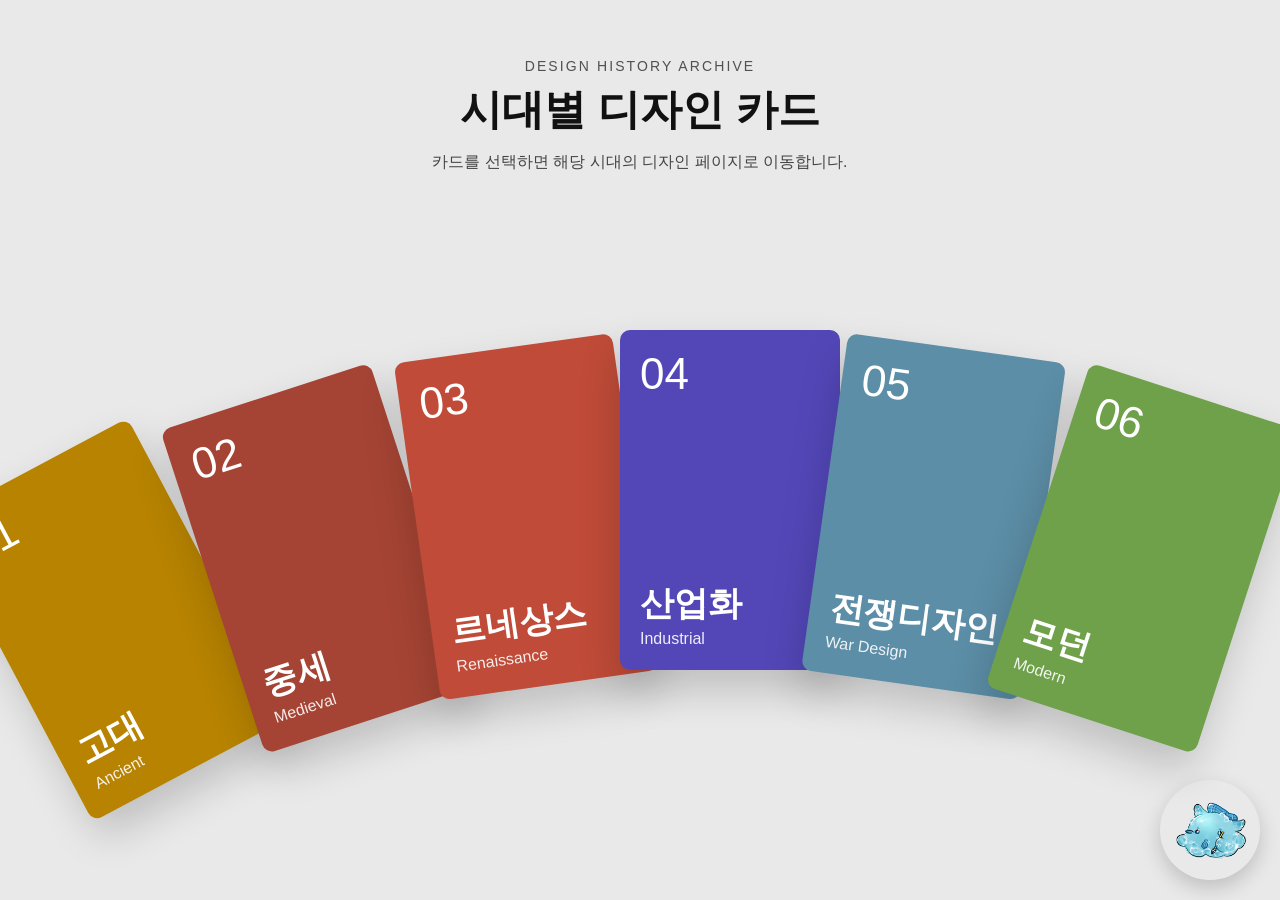
<file: index.html>
<!DOCTYPE html>
<html lang="ko">
<head>
  <meta charset="UTF-8" />
  <meta name="viewport" content="width=device-width, initial-scale=1.0" />
  <title>시대 디자인 카드</title>
  <link rel="stylesheet" href="style.css" />
</head>
<body>
  <main class="main-container">
    <header class="main-header">
      <p class="sub-title">DESIGN HISTORY ARCHIVE</p>
      <h1>시대별 디자인 카드</h1>
      <p class="description">
        카드를 선택하면 해당 시대의 디자인 페이지로 이동합니다.
      </p>
    </header>

    <div class="card-arc-wrap">
      <section class="card-arc" aria-label="시대 카드 목록">
        <a class="era-card ancient" href="ancient.html">
          <span class="card-number">01</span>
          <div class="card-text">
            <h2>고대</h2>
            <p>Ancient</p>
          </div>
        </a>

        <a class="era-card medieval" href="medieval.html">
          <span class="card-number">02</span>
          <div class="card-text">
            <h2>중세</h2>
            <p>Medieval</p>
          </div>
        </a>

        <a class="era-card renaissance" href="renaissance.html">
          <span class="card-number">03</span>
          <div class="card-text">
            <h2>르네상스</h2>
            <p>Renaissance</p>
          </div>
        </a>

        <a class="era-card industrial" href="industrial.html">
          <span class="card-number">04</span>
          <div class="card-text">
            <h2>산업화</h2>
            <p>Industrial</p>
          </div>
        </a>

        <a class="era-card war" href="war.html">
          <span class="card-number">05</span>
          <div class="card-text">
            <h2>전쟁디자인</h2>
            <p>War Design</p>
          </div>
        </a>

        <a class="era-card modern" href="modern.html">
          <span class="card-number">06</span>
          <div class="card-text">
            <h2>모던</h2>
            <p>Modern</p>
          </div>
        </a>
      </section>
    </div>

    <p class="rotate-notice">더 편하게 보려면 휴대폰을 가로로 돌려 주세요.</p>
  </main>
  <a
  href="https://github.com/gooozooo"
  target="_blank"
  class="profile-link"
>
  <img src="me.png" alt="profile">
</a>
</body>

</html>
</file>
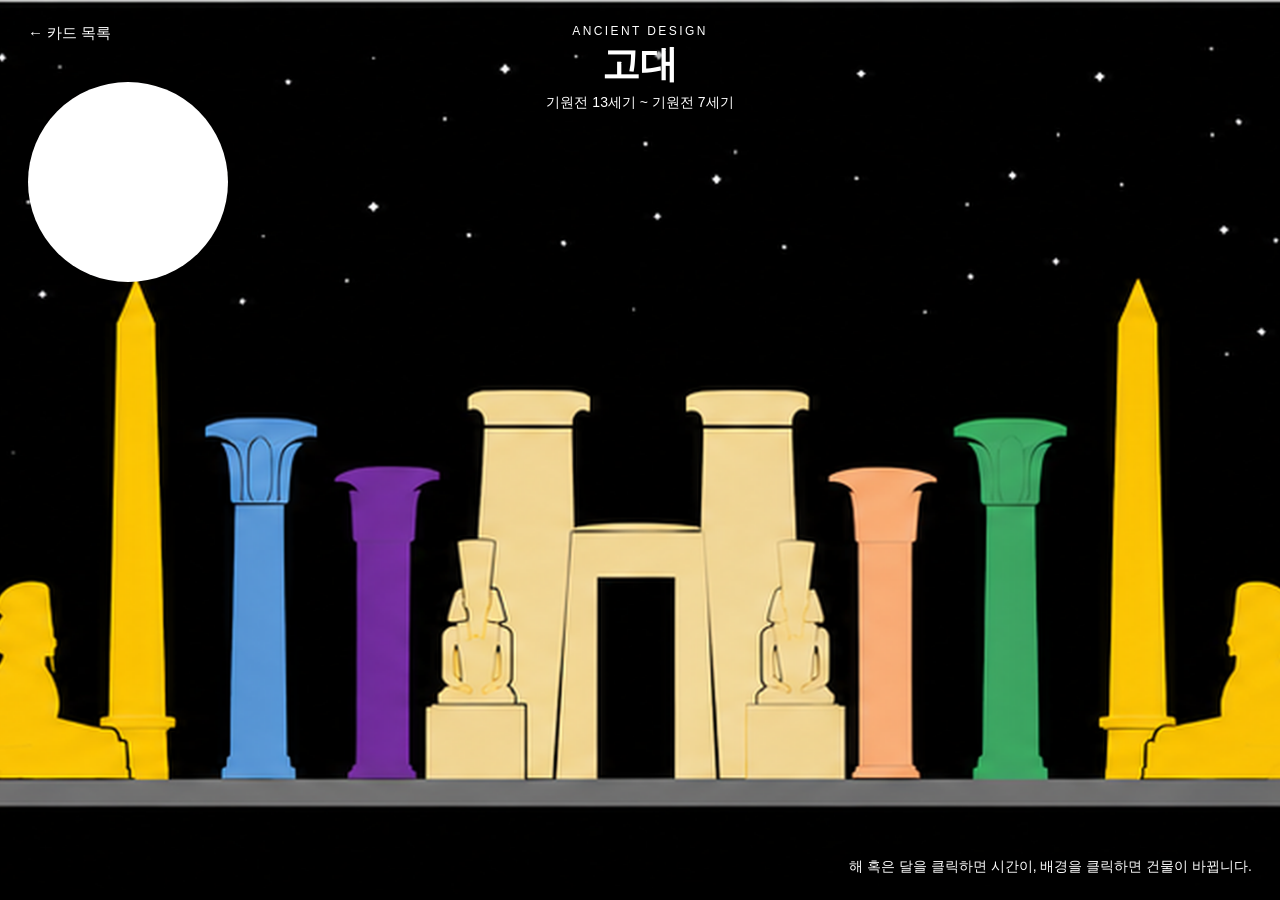
<file: ancient.html>
<!DOCTYPE html>
<html lang="ko">
<head>
<meta charset="UTF-8">
<meta name="viewport" content="width=device-width, initial-scale=1.0, viewport-fit=cover">
<title>고대 디자인</title>

<style>
*{
  margin:0;
  padding:0;
  box-sizing:border-box;
}

html,body{
  width:100%;
  height:100%;
  overflow:hidden;
  font-family:"Malgun Gothic","Noto Sans KR",sans-serif;
  background:#000;
}

.ancient-page{
  position:relative;
  width:100vw;
  height:100vh;
  overflow:hidden;
  cursor:pointer;
  background:#000;
}

.bg-img{
  position:absolute;
  inset:0;
  width:100%;
  height:100%;
  object-fit:cover;
  object-position:center center;
  z-index:1;
  user-select:none;
  -webkit-user-drag:none;
  pointer-events:none;
}

.back-button{
  position:absolute;
  top:24px;
  left:28px;
  z-index:90;
  text-decoration:none;
  color:white;
  font-size:15px;
  text-shadow:0 2px 8px rgba(0,0,0,.85);
}

.bg-toggle{
  position:absolute;
  top:82px;
  left:28px;
  width:200px;
  height:200px;
  border-radius:50%;
  z-index:100;
  border:0;
  cursor:pointer;
  box-shadow:none;
}

.page-title{
  position:absolute;
  top:24px;
  left:50%;
  transform:translateX(-50%);
  z-index:70;
  text-align:center;
  color:white;
  pointer-events:none;
  text-shadow:0 2px 8px rgba(0,0,0,.85);
  white-space:nowrap;
}

.page-title p{
  margin-bottom:6px;
  font-size:12px;
  letter-spacing:.2em;
}

.page-title h1{
  font-size:38px;
  line-height:1.1;
}

.period{
  margin-top:8px;
  font-size:14px;
}

.hint{
  position:absolute;
  right:28px;
  bottom:24px;
  z-index:70;
  color:white;
  font-size:14px;
  text-shadow:0 2px 8px rgba(0,0,0,.85);
  white-space:nowrap;
}

/* 모바일 가로 */
@media (max-width:950px) and (orientation:landscape){
  html,body{
    width:100%;
    height:100%;
    overflow:hidden;
  }

  .ancient-page{
    width:100vw;
    height:100vh;
    height:100dvh;
    position:relative;
    overflow:hidden;
  }

  .bg-img{
    width:100%;
    height:100%;
    object-fit:cover;
    object-position:center center;
  }

  .back-button{
    top:calc(env(safe-area-inset-top) + 8px);
    left:calc(env(safe-area-inset-left) + 12px);
    font-size:11px;
    z-index:120;
  }

  .bg-toggle{
    top:calc(env(safe-area-inset-top) + 42px);
    left:calc(env(safe-area-inset-left) + 14px);
    width:82px;
    height:82px;
    z-index:110;
  }

  .page-title{
    top:calc(env(safe-area-inset-top) + 6px);
    width:70vw;
  }

  .page-title p{
    margin-bottom:2px;
    font-size:8px;
    letter-spacing:.18em;
  }

  .page-title h1{
    font-size:20px;
    line-height:1;
  }

  .period{
    margin-top:3px;
    font-size:9px;
  }

  .hint{
    right:calc(env(safe-area-inset-right) + 12px);
    bottom:calc(env(safe-area-inset-bottom) + 10px);
    max-width:70vw;
    font-size:10px;
    line-height:1.4;
    white-space:normal;
    text-align:right;
  }
}

/* 더 낮은 모바일 가로 */
@media (max-width:740px) and (orientation:landscape){
  .page-title{
    top:calc(env(safe-area-inset-top) + 5px);
  }

  .page-title h1{
    font-size:18px;
  }

  .page-title p{
    font-size:7px;
  }

  .period{
    font-size:8px;
  }

  .bg-toggle{
    width:70px;
    height:70px;
    top:calc(env(safe-area-inset-top) + 38px);
  }

  .hint{
    font-size:9px;
    max-width:66vw;
  }
}

/* 모바일 세로 */
@media (max-width:900px) and (orientation:portrait){
  .ancient-page::after{
    content:"휴대폰을 가로로 돌려서 감상해 주세요.";
    position:absolute;
    inset:0;
    z-index:999;
    background:#e9e9e9;
    display:flex;
    align-items:center;
    justify-content:center;
    text-align:center;
    padding:24px;
    font-size:18px;
    color:#333;
  }
}
</style>
</head>

<body>

<main class="ancient-page" id="page">

  <img
    src="1-1.png"
    class="bg-img"
    id="bgImg"
    alt="고대 이집트 배경"
  >

  <a href="index.html" class="back-button" id="backButton">
    ← 카드 목록
  </a>

  <button class="bg-toggle" id="bgToggle" aria-label="배경 색상 변경"></button>

  <header class="page-title">
    <p>ANCIENT DESIGN</p>
    <h1>고대</h1>
    <div class="period">기원전 13세기 ~ 기원전 7세기</div>
  </header>

  <p class="hint">해 혹은 달을 클릭하면 시간이, 배경을 클릭하면 건물이 바뀝니다.</p>

</main>

<script>
const page = document.getElementById("page");
const bgImg = document.getElementById("bgImg");
const bgToggle = document.getElementById("bgToggle");
const backButton = document.getElementById("backButton");

let currentState = "1-1";

function updateImage(){
  bgImg.src = currentState + ".png";

  if(currentState === "1-1" || currentState === "1-4"){
    bgToggle.style.backgroundColor = "white";
  }else{
    bgToggle.style.backgroundColor = "black";
  }
}

bgToggle.addEventListener("click",(e)=>{
  e.stopPropagation();

  if(currentState === "1-1"){
    currentState = "1-2";
  }
  else if(currentState === "1-2"){
    currentState = "1-1";
  }
  else if(currentState === "1-3"){
    currentState = "1-4";
  }
  else if(currentState === "1-4"){
    currentState = "1-3";
  }

  updateImage();
});

page.addEventListener("click",()=>{
  if(currentState === "1-1"){
    currentState = "1-4";
  }
  else if(currentState === "1-4"){
    currentState = "1-1";
  }
  else if(currentState === "1-2"){
    currentState = "1-3";
  }
  else if(currentState === "1-3"){
    currentState = "1-2";
  }

  updateImage();
});

backButton.addEventListener("click",(e)=>{
  e.stopPropagation();
});

updateImage();
</script>

</body>
</html>
</file>
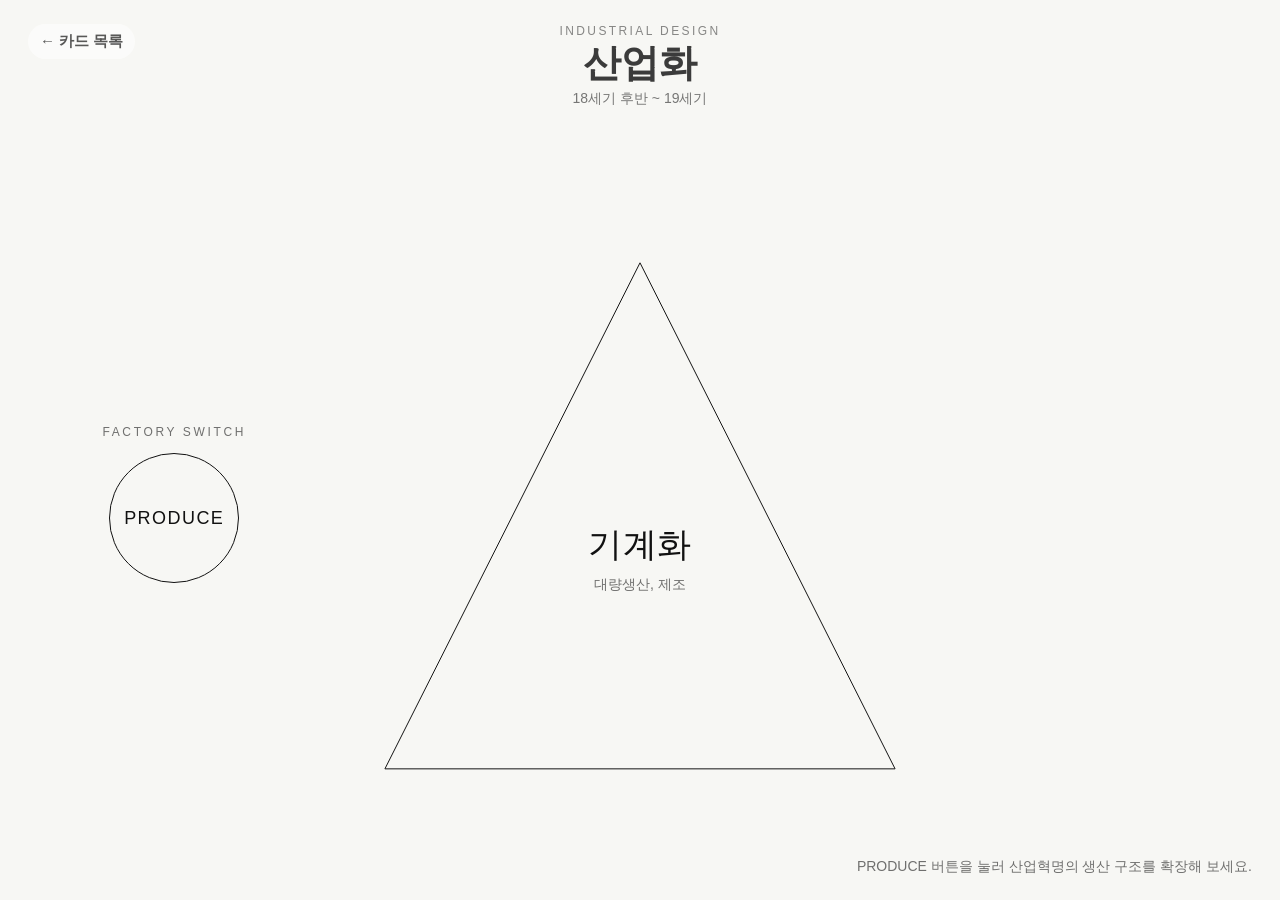
<file: industrial.html>
<!DOCTYPE html>
<html lang="ko">
<head>
<meta charset="UTF-8">
<meta name="viewport" content="width=device-width, initial-scale=1.0">
<title>산업화 디자인</title>

<style>
* {
  margin: 0;
  padding: 0;
  box-sizing: border-box;
}

html,
body {
  width: 100%;
  height: 100%;
  overflow: hidden;
  font-family: "Malgun Gothic", "Noto Sans KR", sans-serif;
  background: #f7f7f4;
}

.industrial-page {
  position: relative;
  width: 100vw;
  height: 100vh;
  overflow: hidden;
  background: #f7f7f4;
}

.back-button {
  position: absolute;
  top: 24px;
  left: 28px;
  z-index: 80;
  text-decoration: none;
  color: rgba(0, 0, 0, 0.65);
  font-size: 15px;
  font-weight: 700;
  padding: 8px 12px;
  border-radius: 999px;
  background: rgba(255, 255, 255, 0.55);
}

.page-title {
  position: absolute;
  top: 24px;
  left: 50%;
  transform: translateX(-50%);
  z-index: 80;
  text-align: center;
  color: rgba(0, 0, 0, 0.76);
  pointer-events: none;
}

.page-title p {
  margin-bottom: 6px;
  font-size: 12px;
  letter-spacing: 0.2em;
  color: rgba(0, 0, 0, 0.46);
}

.page-title h1 {
  font-size: 38px;
  line-height: 1;
}

.period {
  margin-top: 8px;
  font-size: 14px;
  color: rgba(0, 0, 0, 0.52);
}

.produce-panel {
  position: absolute;
  left: 8%;
  top: 56%;
  transform: translateY(-50%);
  z-index: 90;
  display: flex;
  flex-direction: column;
  align-items: center;
  gap: 14px;
}

.produce-label {
  font-size: 12px;
  letter-spacing: 0.22em;
  color: rgba(0, 0, 0, 0.55);
}

.produce-button {
  width: 130px;
  height: 130px;
  border-radius: 50%;
  border: 1.4px solid #111;
  background: #f7f7f4;
  color: #111;
  font-size: 18px;
  font-weight: 400;
  letter-spacing: 0.08em;
  cursor: pointer;
  transition: transform 0.18s ease, background 0.18s ease, color 0.18s ease;
}

.produce-button:hover {
  background: #111;
  color: #f7f7f4;
}

.produce-button:active,
.produce-button.pressed {
  transform: scale(0.88);
  background: #111;
  color: #f7f7f4;
}

.fractal-stage {
  position: absolute;
  left: 50%;
  top: 58%;
  transform: translate(-50%, -50%);
  width: min(58vw, 576px);
  height: min(58vw, 576px);
  z-index: 10;
  transition: width 0.8s ease, height 0.8s ease, top 0.8s ease;
}

.fractal-stage.full {
  width: 150vw;
  height: 150vw;
  top: 50%;
}

svg {
  width: 100%;
  height: 100%;
  overflow: visible;
}

.triangle {
  fill: none;
  stroke: #111;
  stroke-width: 1.2;
  opacity: 0;
  transform-origin: center;
  animation: appear 0.38s ease forwards;
}

.triangle.scatter {
  animation: scatterOut 1s ease forwards;
}

.keyword-center {
  position: absolute;
  left: 50%;
  top: 62%;
  transform: translate(-50%, -50%);
  z-index: 40;
  text-align: center;
  pointer-events: none;
  transition: opacity 0.25s ease, transform 0.25s ease;
}

.keyword-center.change {
  opacity: 0;
  transform: translate(-50%, -50%) scale(0.82);
}

.keyword-title {
  font-size: 34px;
  font-weight: 300;
  color: #111;
  letter-spacing: 0.02em;
  margin-bottom: 8px;
}

.keyword-desc {
  font-size: 14px;
  font-weight: 300;
  color: rgba(0, 0, 0, 0.55);
  white-space: nowrap;
  letter-spacing: 0.01em;
}

.hint {
  position: absolute;
  right: 28px;
  bottom: 24px;
  z-index: 80;
  color: rgba(0, 0, 0, 0.55);
  font-size: 14px;
}

@keyframes appear {
  from {
    opacity: 0;
    transform: scale(0.4);
  }

  to {
    opacity: 1;
    transform: scale(1);
  }
}

@keyframes scatterOut {
  0% {
    opacity: 1;
    transform: translate(0, 0) scale(1) rotate(0deg);
  }

  100% {
    opacity: 0;
    transform:
      translate(var(--move-x), var(--move-y))
      scale(0.22)
      rotate(var(--rot));
  }
}

/* 모바일 가로 */
@media (max-width: 950px) and (orientation: landscape) {
  html,
  body {
    width: 100%;
    height: 100%;
    overflow: hidden;
  }

  .industrial-page {
    width: 100vw;
    height: 100dvh;
  }

  .back-button {
    top: 10px;
    left: 12px;
    font-size: 11px;
    padding: 6px 9px;
  }

  .page-title {
    top: 8px;
  }

  .page-title p {
    margin-bottom: 3px;
    font-size: 8px;
  }

  .page-title h1 {
    font-size: 22px;
  }

  .period {
    margin-top: 4px;
    font-size: 9px;
  }

  .produce-panel {
    left: 5%;
    top: 56%;
    gap: 7px;
  }

  .produce-label {
    font-size: 8px;
    letter-spacing: 0.16em;
  }

  .produce-button {
    width: 66px;
    height: 66px;
    font-size: 10px;
  }

  .fractal-stage {
    width: 64vh;
    height: 64vh;
    top: 58%;
  }

  .fractal-stage.full {
    width: 150vw;
    height: 150vw;
    top: 50%;
  }

  .keyword-center {
    top: 62%;
  }

  .keyword-title {
    font-size: 21px;
    margin-bottom: 4px;
  }

  .keyword-desc {
    font-size: 9px;
  }

  .hint {
    right: 12px;
    bottom: 8px;
    font-size: 10px;
  }
}

/* 더 낮은 모바일 가로 */
@media (max-width: 740px) and (orientation: landscape) {
  .page-title h1 {
    font-size: 19px;
  }

  .period {
    display: none;
  }

  .produce-panel {
    left: 4%;
  }

  .produce-button {
    width: 56px;
    height: 56px;
    font-size: 8px;
  }

  .fractal-stage {
    width: 60vh;
    height: 60vh;
    top: 59%;
  }

  .keyword-title {
    font-size: 18px;
  }

  .keyword-desc {
    font-size: 8px;
  }

  .hint {
    display: none;
  }
}

/* 모바일 세로 */
@media (max-width: 900px) and (orientation: portrait) {
  .industrial-page::after {
    content: "휴대폰을 가로로 돌려서 감상해 주세요.";
    position: absolute;
    inset: 0;
    z-index: 999;
    background: #e9e9e9;
    display: flex;
    align-items: center;
    justify-content: center;
    text-align: center;
    padding: 24px;
    font-size: 18px;
    color: #333;
  }
}
</style>
</head>

<body>
<main class="industrial-page">

  <a href="index.html" class="back-button">← 카드 목록</a>

  <header class="page-title">
    <p>INDUSTRIAL DESIGN</p>
    <h1>산업화</h1>
    <div class="period">18세기 후반 ~ 19세기</div>
  </header>

  <div class="produce-panel">
    <div class="produce-label">FACTORY SWITCH</div>
    <button class="produce-button" id="produceButton">PRODUCE</button>
  </div>

  <section class="fractal-stage" id="fractalStage">
    <svg id="fractalSvg" viewBox="0 0 700 700"></svg>
  </section>

  <div class="keyword-center" id="keywordCenter">
    <div class="keyword-title">기계화</div>
    <div class="keyword-desc">대량생산, 제조</div>
  </div>

  <p class="hint">PRODUCE 버튼을 눌러 산업혁명의 생산 구조를 확장해 보세요.</p>

</main>

<script>
const svg = document.getElementById("fractalSvg");
const fractalStage = document.getElementById("fractalStage");
const keywordCenter = document.getElementById("keywordCenter");
const produceButton = document.getElementById("produceButton");

let level = 0;
let isAnimating = false;
const maxLevel = 5;

const keywords = [
  {
    title: "기계화",
    desc: "대량생산, 제조"
  },
  {
    title: "생활양식",
    desc: "양모, 섬유"
  },
  {
    title: "교통",
    desc: "무역, 도시화, 교육"
  },
  {
    title: "재료",
    desc: "화학, 시멘트, 철, 유리, 제지"
  }
];

const bigTriangle = {
  x1: 350,
  y1: 35,
  x2: 40,
  y2: 650,
  x3: 660,
  y3: 650
};

function midpoint(a, b) {
  return {
    x: (a.x + b.x) / 2,
    y: (a.y + b.y) / 2
  };
}

function trianglePoints(t) {
  return `
    ${t.x1},${t.y1}
    ${t.x2},${t.y2}
    ${t.x3},${t.y3}
  `;
}

function triangleCenter(t) {
  return {
    x: (t.x1 + t.x2 + t.x3) / 3,
    y: (t.y1 + t.y2 + t.y3) / 3
  };
}

function getTriangleSize(t) {
  const minX = Math.min(t.x1, t.x2, t.x3);
  const maxX = Math.max(t.x1, t.x2, t.x3);
  return maxX - minX;
}

function setScatterDirection(el, center) {
  const dx = center.x - 350;
  const dy = center.y - 350;
  const length = Math.sqrt(dx * dx + dy * dy) || 1;

  const unitX = dx / length;
  const unitY = dy / length;

  const distance = 260 + Math.random() * 220;

  el.style.setProperty("--move-x", `${unitX * distance}px`);
  el.style.setProperty("--move-y", `${unitY * distance}px`);
  el.style.setProperty("--rot", `${Math.random() * 180 - 90}deg`);
}

function createTriangle(t, delay) {
  const polygon = document.createElementNS(
    "http://www.w3.org/2000/svg",
    "polygon"
  );

  const center = triangleCenter(t);
  const size = getTriangleSize(t);

  polygon.setAttribute("points", trianglePoints(t));
  polygon.setAttribute("class", "triangle");
  polygon.style.animationDelay = delay + "ms";

  polygon.dataset.cx = center.x;
  polygon.dataset.cy = center.y;
  polygon.dataset.size = size;

  svg.appendChild(polygon);
}

function drawSierpinski(triangle, depth, delay) {
  if (depth === 0) {
    createTriangle(triangle, delay);
    return;
  }

  const a = { x: triangle.x1, y: triangle.y1 };
  const b = { x: triangle.x2, y: triangle.y2 };
  const c = { x: triangle.x3, y: triangle.y3 };

  const ab = midpoint(a, b);
  const ac = midpoint(a, c);
  const bc = midpoint(b, c);

  drawSierpinski(
    {
      x1: a.x,
      y1: a.y,
      x2: ab.x,
      y2: ab.y,
      x3: ac.x,
      y3: ac.y
    },
    depth - 1,
    delay + 18
  );

  drawSierpinski(
    {
      x1: ab.x,
      y1: ab.y,
      x2: b.x,
      y2: b.y,
      x3: bc.x,
      y3: bc.y
    },
    depth - 1,
    delay + 36
  );

  drawSierpinski(
    {
      x1: ac.x,
      y1: ac.y,
      x2: bc.x,
      y2: bc.y,
      x3: c.x,
      y3: c.y
    },
    depth - 1,
    delay + 54
  );
}

function render() {
  svg.innerHTML = "";
  drawSierpinski(bigTriangle, level, 0);
}

function randomKeyword() {
  keywordCenter.classList.add("change");

  setTimeout(() => {
    const random = keywords[Math.floor(Math.random() * keywords.length)];

    keywordCenter.innerHTML = `
      <div class="keyword-title">${random.title}</div>
      <div class="keyword-desc">${random.desc}</div>
    `;

    keywordCenter.classList.remove("change");
  }, 180);
}

function scatterLargeTriangles() {
  const triangles = svg.querySelectorAll(".triangle");

  triangles.forEach((el) => {
    const size = Number(el.dataset.size || 0);

    if (size >= 155) {
      const center = {
        x: Number(el.dataset.cx || 350),
        y: Number(el.dataset.cy || 350)
      };

      setScatterDirection(el, center);
      el.classList.add("scatter");
    }
  });
}

function finalExplosion() {
  isAnimating = true;
  fractalStage.classList.add("full");

  setTimeout(() => {
    scatterLargeTriangles();
  }, 900);

  setTimeout(() => {
    fractalStage.classList.remove("full");

    level = 0;

    keywordCenter.innerHTML = `
      <div class="keyword-title">기계화</div>
      <div class="keyword-desc">대량생산, 제조</div>
    `;

    render();
    isAnimating = false;
  }, 2000);
}

function produce() {
  if (isAnimating) return;

  produceButton.classList.add("pressed");

  setTimeout(() => {
    produceButton.classList.remove("pressed");
  }, 180);

  randomKeyword();

  level++;

  if (level > maxLevel) {
    finalExplosion();
    return;
  }

  render();
}

produceButton.addEventListener("click", produce);

render();
</script>

</body>
</html>
</file>
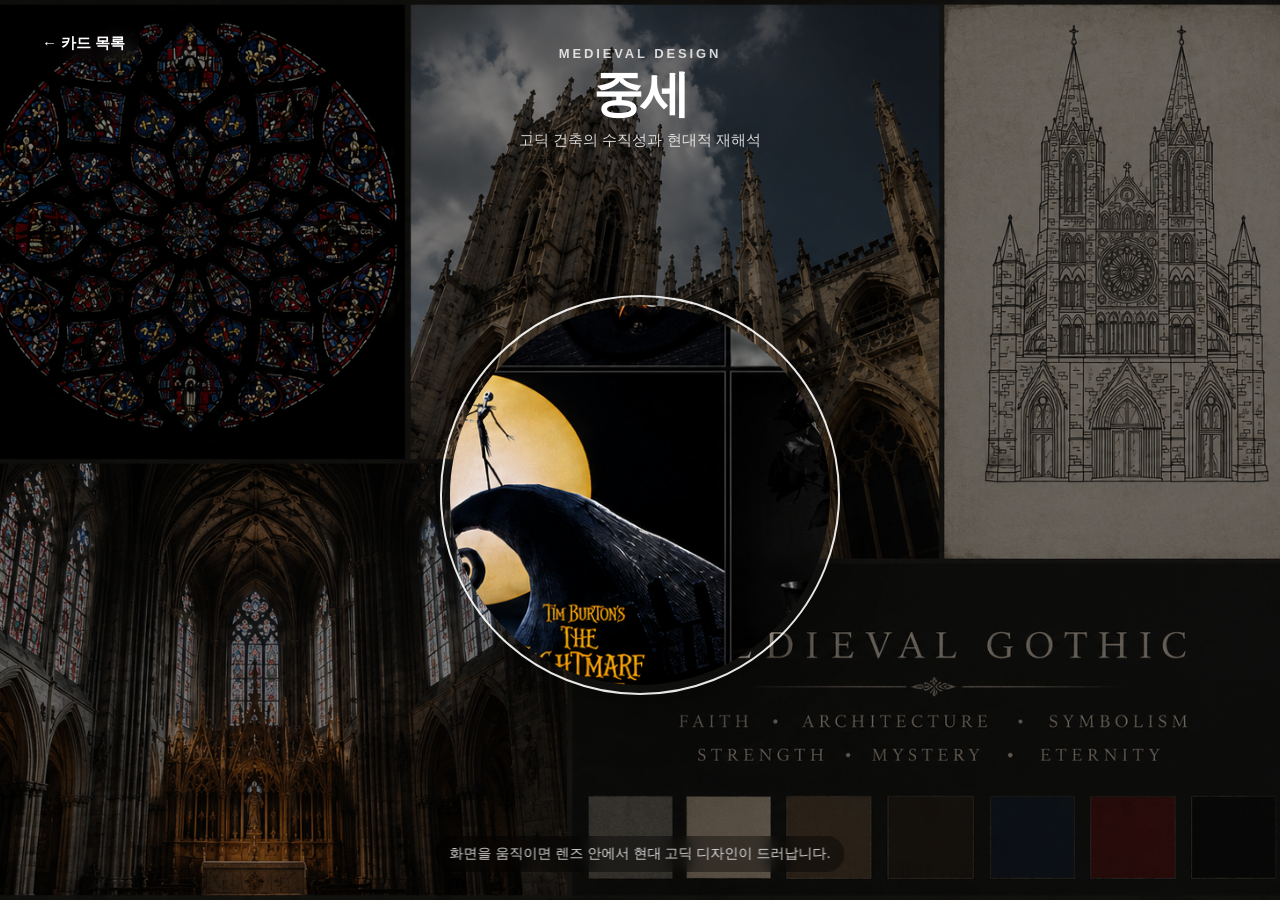
<file: medieval.html>
<!DOCTYPE html>
<html lang="ko">
<head>
  <meta charset="UTF-8" />
  <meta name="viewport" content="width=device-width, initial-scale=1.0" />
  <title>중세 디자인</title>

  <style>
    * {
      box-sizing: border-box;
    }

    html,
    body {
      margin: 0;
      padding: 0;
      width: 100%;
      height: 100%;
      overflow: hidden;
      font-family: "Malgun Gothic", "Noto Sans KR", sans-serif;
      background: #111;
      color: #fff;
    }

    .page {
      position: relative;
      width: 100vw;
      height: 100vh;
      overflow: hidden;
      background: #111;
    }

    .back-link {
      position: absolute;
      top: 24px;
      left: 28px;
      z-index: 30;
      text-decoration: none;
      color: #fff;
      font-size: 15px;
      font-weight: 700;
      padding: 10px 14px;
      border-radius: 999px;
      background: rgba(0, 0, 0, 0.42);
      backdrop-filter: blur(8px);
    }

    .title-box {
      position: absolute;
      top: 46px;
      left: 50%;
      transform: translateX(-50%);
      z-index: 25;
      text-align: center;
      pointer-events: none;
    }

    .title-box .eyebrow {
      margin: 0 0 8px;
      font-size: 13px;
      letter-spacing: 0.22em;
      font-weight: 700;
      opacity: 0.8;
    }

    .title-box h1 {
      margin: 0;
      font-size: 50px;
      line-height: 1;
      letter-spacing: -0.06em;
    }

    .title-box p {
      margin: 12px 0 0;
      font-size: 15px;
      opacity: 0.82;
    }

    .stage {
      position: relative;
      width: 100%;
      height: 100%;
      overflow: hidden;
    }

    .base-img,
    .modern-img {
      position: absolute;
      inset: 0;
      width: 100%;
      height: 100%;
      object-fit: cover;
      object-position: center;
      user-select: none;
      pointer-events: none;
    }

    .base-img {
      z-index: 1;
      filter: brightness(0.78);
    }

    .modern-img {
      z-index: 2;
      clip-path: circle(190px at 50% 50%);
      filter: brightness(1.04);
    }

    .magnifier {
      position: absolute;
      left: 50%;
      top: 50%;
      width: 400px;
      height: 400px;
      transform: translate(-50%, -50%);
      z-index: 5;
      border: 2px solid rgba(255, 255, 255, 0.9);
      border-radius: 50%;
      box-shadow:
        0 0 0 9999px rgba(0, 0, 0, 0.28),
        0 18px 50px rgba(0, 0, 0, 0.35);
      pointer-events: none;
    }

    .hint {
      position: absolute;
      left: 50%;
      bottom: 28px;
      transform: translateX(-50%);
      z-index: 20;
      font-size: 14px;
      color: rgba(255, 255, 255, 0.82);
      background: rgba(0, 0, 0, 0.38);
      padding: 9px 14px;
      border-radius: 999px;
      backdrop-filter: blur(8px);
      white-space: nowrap;
    }

    @media (max-width: 950px) and (orientation: landscape) {
      .page {
        height: 100dvh;
      }

      .back-link {
        top: 10px;
        left: 12px;
        font-size: 11px;
        padding: 7px 10px;
      }

      .title-box {
        top: 10px;
        width: 70vw;
      }

      .title-box .eyebrow {
        margin-bottom: 3px;
        font-size: 9px;
      }

      .title-box h1 {
        font-size: 26px;
      }

      .title-box p {
        margin-top: 5px;
        font-size: 10px;
      }

      .base-img,
      .modern-img {
        object-position: center center;
      }

      .modern-img {
        clip-path: circle(92px at 50% 55%);
      }

      .magnifier {
        width: 190px;
        height: 190px;
        top: 55%;
        border-width: 1.5px;
      }

      .hint {
        bottom: 10px;
        font-size: 10px;
        padding: 6px 10px;
      }
    }

    @media (max-width: 740px) and (orientation: landscape) {
      .title-box p {
        display: none;
      }

      .modern-img {
        clip-path: circle(75px at 50% 56%);
      }

      .magnifier {
        width: 155px;
        height: 155px;
        top: 56%;
      }

      .hint {
        display: none;
      }
    }
  </style>
</head>

<body>
  <main class="page">
    <a href="index.html" class="back-link">← 카드 목록</a>

    <section class="title-box">
      <p class="eyebrow">MEDIEVAL DESIGN</p>
      <h1>중세</h1>
      <p>고딕 건축의 수직성과 현대적 재해석</p>
    </section>

    <section class="stage" id="stage">
      <img src="2-1.png" alt="중세 고딕 배경" class="base-img" />
      <img src="2-2.png" alt="현대 고딕 배경" class="modern-img" id="modernImg" />
      <div class="magnifier" id="magnifier"></div>
    </section>

    <div class="hint">화면을 움직이면 렌즈 안에서 현대 고딕 디자인이 드러납니다.</div>
  </main>

  <script>
    const stage = document.getElementById("stage");
    const modernImg = document.getElementById("modernImg");
    const magnifier = document.getElementById("magnifier");

    function moveLens(clientX, clientY) {
      const rect = stage.getBoundingClientRect();
      const x = clientX - rect.left;
      const y = clientY - rect.top;

      magnifier.style.left = `${x}px`;
      magnifier.style.top = `${y}px`;

      const radius = window.matchMedia("(max-width: 740px) and (orientation: landscape)").matches
        ? 75
        : window.matchMedia("(max-width: 950px) and (orientation: landscape)").matches
          ? 92
          : 190;

      modernImg.style.clipPath = `circle(${radius}px at ${x}px ${y}px)`;
    }

    stage.addEventListener("mousemove", (e) => {
      moveLens(e.clientX, e.clientY);
    });

    stage.addEventListener("touchmove", (e) => {
      const touch = e.touches[0];
      moveLens(touch.clientX, touch.clientY);
    }, { passive: true });

    window.addEventListener("load", () => {
      moveLens(window.innerWidth / 2, window.innerHeight * 0.55);
    });

    window.addEventListener("resize", () => {
      moveLens(window.innerWidth / 2, window.innerHeight * 0.55);
    });
  </script>
</body>
</html>
</file>
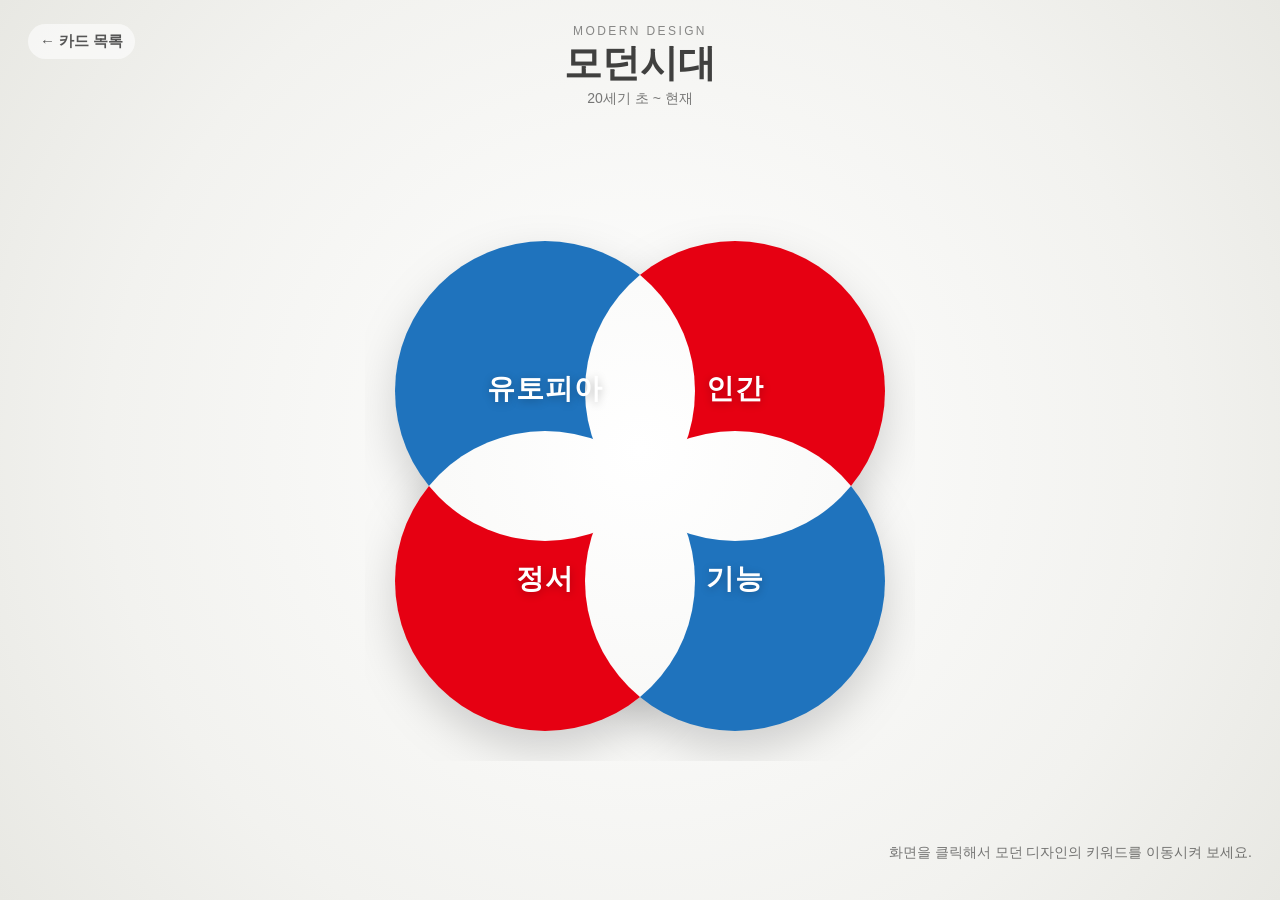
<file: modern.html>
<!DOCTYPE html>
<html lang="ko">
<head>
<meta charset="UTF-8" />
<meta name="viewport" content="width=device-width, initial-scale=1.0" />
<title>모던 디자인</title>

<style>
* {
  box-sizing: border-box;
}

html,
body {
  margin: 0;
  width: 100%;
  height: 100%;
  overflow: hidden;
  font-family: "Malgun Gothic", "Noto Sans KR", sans-serif;
  background: #f7f7f4;
}

.modern-page {
  position: relative;
  width: 100vw;
  height: 100vh;
  overflow: hidden;
  background: radial-gradient(circle at center, #fff 0%, #f2f2ef 68%, #e8e8e3 100%);
  cursor: pointer;
}

.back-button {
  position: absolute;
  top: 24px;
  left: 28px;
  z-index: 50;
  text-decoration: none;
  color: rgba(0, 0, 0, 0.65);
  font-size: 15px;
  font-weight: 700;
  padding: 8px 12px;
  border-radius: 999px;
  background: rgba(255, 255, 255, 0.6);
}

.page-title {
  position: absolute;
  top: 24px;
  left: 50%;
  transform: translateX(-50%);
  z-index: 50;
  text-align: center;
  color: rgba(0, 0, 0, 0.74);
  pointer-events: none;
}

.page-title p {
  margin: 0 0 6px;
  font-size: 12px;
  letter-spacing: 0.2em;
  color: rgba(0, 0, 0, 0.45);
}

.page-title h1 {
  margin: 0;
  font-size: 38px;
  line-height: 1;
}

.period {
  margin-top: 8px;
  font-size: 14px;
  color: rgba(0, 0, 0, 0.52);
}

.flower-wrap {
  position: absolute;
  left: 50%;
  top: 54%;
  transform: translate(-50%, -50%);
  width: min(62vw, 760px);
  height: min(62vw, 760px);
}

svg {
  width: 100%;
  height: 100%;
  overflow: visible;
}

.piece {
  filter: drop-shadow(0 18px 22px rgba(0, 0, 0, 0.17));
}

.keyword {
  font-size: 28px;
  font-weight: 800;
  fill: white;
  text-anchor: middle;
  dominant-baseline: middle;
  pointer-events: none;
  letter-spacing: 0.04em;
  text-shadow: 0 2px 8px rgba(0, 0, 0, 0.25);
}

.hint {
  position: absolute;
  right: 28px;
  bottom: 24px;
  z-index: 40;
  color: rgba(0, 0, 0, 0.52);
  font-size: 14px;
}

/* 모바일 가로 */
@media (max-width: 950px) and (orientation: landscape) {
  html,
  body {
    width: 100%;
    height: 100%;
    overflow: hidden;
  }

  .modern-page {
    width: 100vw;
    height: 100dvh;
  }

  .back-button {
    top: 10px;
    left: 12px;
    font-size: 11px;
    padding: 6px 9px;
  }

  .page-title {
    top: 8px;
  }

  .page-title p {
    margin-bottom: 3px;
    font-size: 8px;
  }

  .page-title h1 {
    font-size: 22px;
  }

  .period {
    margin-top: 4px;
    font-size: 9px;
  }

  .flower-wrap {
    width: 66vh;
    height: 66vh;
    top: 58%;
  }

  .keyword {
    font-size: 18px;
  }

  .hint {
    right: 12px;
    bottom: 8px;
    font-size: 10px;
  }
}

/* 더 낮은 모바일 가로 */
@media (max-width: 740px) and (orientation: landscape) {
  .page-title h1 {
    font-size: 19px;
  }

  .period {
    display: none;
  }

  .flower-wrap {
    width: 62vh;
    height: 62vh;
    top: 59%;
  }

  .keyword {
    font-size: 16px;
  }

  .hint {
    display: none;
  }
}

/* 모바일 세로 */
@media (max-width: 900px) and (orientation: portrait) {
  .modern-page::after {
    content: "휴대폰을 가로로 돌려서 감상해 주세요.";
    position: absolute;
    inset: 0;
    z-index: 300;
    display: flex;
    align-items: center;
    justify-content: center;
    padding: 24px;
    text-align: center;
    background: #e9e9e9;
    color: rgba(0, 0, 0, 0.74);
    font-size: 18px;
    line-height: 1.7;
  }
}
</style>
</head>

<body>
<main class="modern-page" id="page">
  <a href="index.html" class="back-button">← 카드 목록</a>

  <header class="page-title">
    <p>MODERN DESIGN</p>
    <h1>모던시대</h1>
    <div class="period">20세기 초 ~ 현재</div>
  </header>

  <section class="flower-wrap">
    <svg viewBox="0 0 760 760">
      <defs>
        <mask id="mask0">
          <rect width="760" height="760" fill="white"/>
          <circle class="cut cut-0-1" r="150" fill="black"/>
          <circle class="cut cut-0-2" r="150" fill="black"/>
          <circle class="cut cut-0-3" r="150" fill="black"/>
        </mask>

        <mask id="mask1">
          <rect width="760" height="760" fill="white"/>
          <circle class="cut cut-1-0" r="150" fill="black"/>
          <circle class="cut cut-1-2" r="150" fill="black"/>
          <circle class="cut cut-1-3" r="150" fill="black"/>
        </mask>

        <mask id="mask2">
          <rect width="760" height="760" fill="white"/>
          <circle class="cut cut-2-0" r="150" fill="black"/>
          <circle class="cut cut-2-1" r="150" fill="black"/>
          <circle class="cut cut-2-3" r="150" fill="black"/>
        </mask>

        <mask id="mask3">
          <rect width="760" height="760" fill="white"/>
          <circle class="cut cut-3-0" r="150" fill="black"/>
          <circle class="cut cut-3-1" r="150" fill="black"/>
          <circle class="cut cut-3-2" r="150" fill="black"/>
        </mask>
      </defs>

      <circle id="c0" class="piece" r="150" fill="#1f73bd" mask="url(#mask0)" />
      <circle id="c1" class="piece" r="150" fill="#e60012" mask="url(#mask1)" />
      <circle id="c2" class="piece" r="150" fill="#1f73bd" mask="url(#mask2)" />
      <circle id="c3" class="piece" r="150" fill="#e60012" mask="url(#mask3)" />

      <text id="t0" class="keyword">유토피아</text>
      <text id="t1" class="keyword">인간</text>
      <text id="t2" class="keyword">기능</text>
      <text id="t3" class="keyword">정서</text>
    </svg>
  </section>

  <p class="hint">화면을 클릭해서 모던 디자인의 키워드를 이동시켜 보세요.</p>
</main>

<script>
const page = document.getElementById("page");

const slots = [
  { x: 285, y: 285 },
  { x: 475, y: 285 },
  { x: 475, y: 475 },
  { x: 285, y: 475 }
];

const circles = [
  {
    el: document.getElementById("c0"),
    text: document.getElementById("t0"),
    slot: 0,
    x: slots[0].x,
    y: slots[0].y
  },
  {
    el: document.getElementById("c1"),
    text: document.getElementById("t1"),
    slot: 1,
    x: slots[1].x,
    y: slots[1].y
  },
  {
    el: document.getElementById("c2"),
    text: document.getElementById("t2"),
    slot: 2,
    x: slots[2].x,
    y: slots[2].y
  },
  {
    el: document.getElementById("c3"),
    text: document.getElementById("t3"),
    slot: 3,
    x: slots[3].x,
    y: slots[3].y
  }
];

let moving = false;

function updateSVG() {
  circles.forEach((circle) => {
    circle.el.setAttribute("cx", circle.x);
    circle.el.setAttribute("cy", circle.y);
    circle.text.setAttribute("x", circle.x);
    circle.text.setAttribute("y", circle.y);
  });

  circles.forEach((circle, i) => {
    circles.forEach((other, j) => {
      if (i === j) return;

      document.querySelectorAll(`.cut-${i}-${j}`).forEach((cut) => {
        cut.setAttribute("cx", other.x);
        cut.setAttribute("cy", other.y);
      });
    });
  });
}

function animateMove() {
  if (moving) return;

  moving = true;

  const start = circles.map((c) => ({
    x: c.x,
    y: c.y
  }));

  circles.forEach((c) => {
    c.slot = (c.slot + 3) % 4;
  });

  const end = circles.map((c) => ({
    x: slots[c.slot].x,
    y: slots[c.slot].y
  }));

  const duration = 850;
  const startTime = performance.now();

  function frame(now) {
    const t = Math.min((now - startTime) / duration, 1);
    const ease = 1 - Math.pow(1 - t, 3);

    circles.forEach((c, i) => {
      c.x = start[i].x + (end[i].x - start[i].x) * ease;
      c.y = start[i].y + (end[i].y - start[i].y) * ease;
    });

    updateSVG();

    if (t < 1) {
      requestAnimationFrame(frame);
    } else {
      moving = false;
    }
  }

  requestAnimationFrame(frame);
}

updateSVG();
page.addEventListener("click", animateMove);
</script>
</body>
</html>
</file>
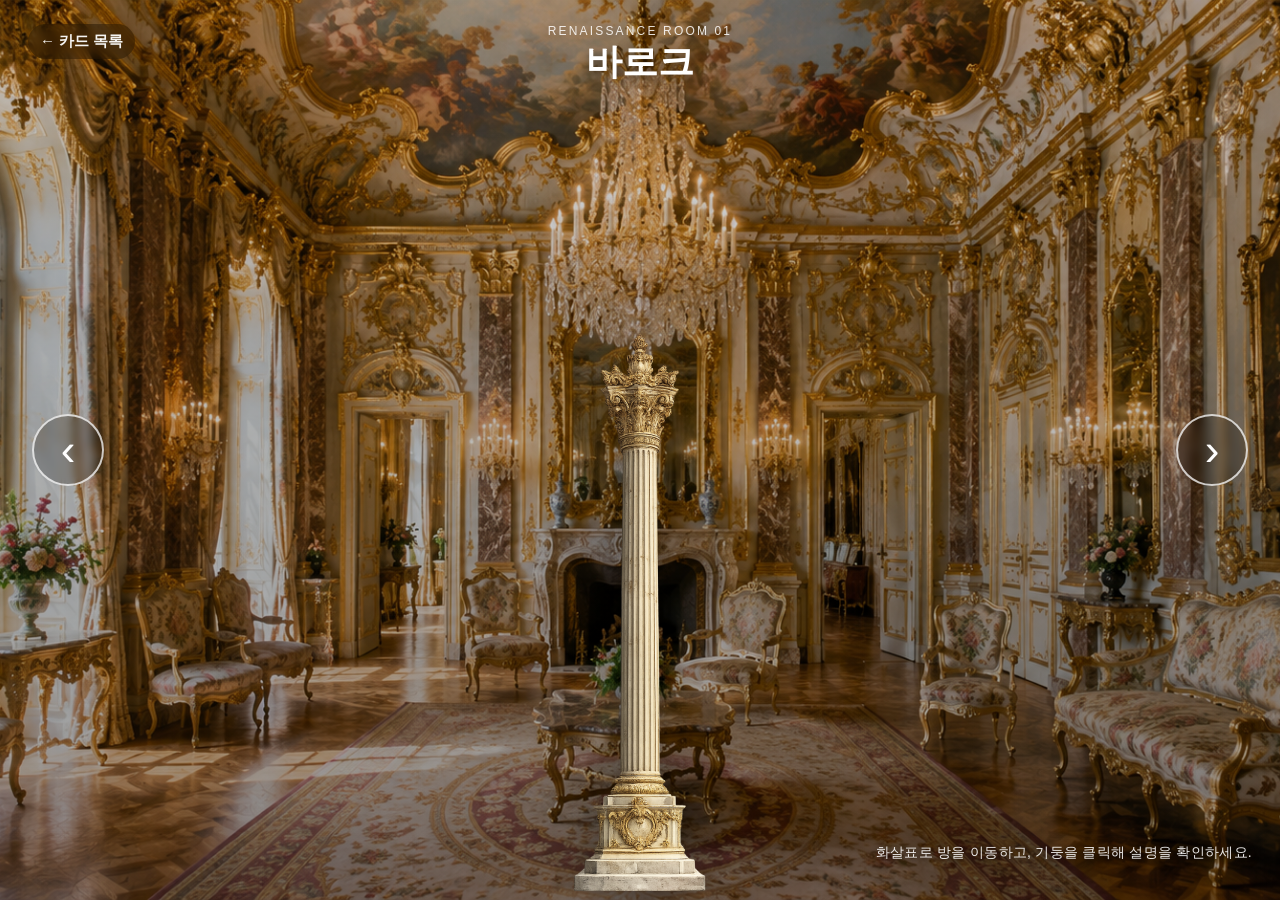
<file: renaissance.html>
<!DOCTYPE html>
<html lang="ko">
<head>
  <meta charset="UTF-8" />
  <meta name="viewport" content="width=device-width, initial-scale=1.0" />
  <title>르네상스 디자인</title>

  <style>
    * {
      box-sizing: border-box;
    }

    html,
    body {
      margin: 0;
      padding: 0;
      width: 100%;
      height: 100%;
      overflow: hidden;
      font-family: "Malgun Gothic", "Noto Sans KR", sans-serif;
      background: #000;
    }

    .room-page {
      position: relative;
      width: 100vw;
      height: 100vh;
      overflow: hidden;
      background: #000;
    }

    .scene {
      position: absolute;
      inset: 0;
      z-index: 1;
      transition: transform 0.45s ease, opacity 0.35s ease;
    }

    .scene.slide-left {
      transform: translateX(-5%);
      opacity: 0;
    }

    .scene.slide-right {
      transform: translateX(5%);
      opacity: 0;
    }

    .room-bg {
      position: absolute;
      inset: 0;
      width: 100%;
      height: 100%;
      object-fit: cover;
      object-position: center center;
      z-index: 1;
    }

    .dark-overlay {
      position: absolute;
      inset: 0;
      z-index: 2;
      background: linear-gradient(
        to bottom,
        rgba(0, 0, 0, 0.15),
        rgba(0, 0, 0, 0.38)
      );
      pointer-events: none;
    }

    .back-button {
      position: absolute;
      top: 24px;
      left: 28px;
      z-index: 30;
      color: rgba(255, 255, 255, 0.95);
      text-decoration: none;
      font-size: 15px;
      font-weight: 700;
      padding: 8px 12px;
      border-radius: 999px;
      background: rgba(0, 0, 0, 0.32);
      backdrop-filter: blur(6px);
    }

    .room-title {
      position: absolute;
      top: 24px;
      left: 50%;
      transform: translateX(-50%);
      z-index: 30;
      text-align: center;
      color: white;
      text-shadow: 0 3px 12px rgba(0, 0, 0, 0.55);
      pointer-events: none;
    }

    .room-title p {
      margin: 0 0 6px;
      font-size: 12px;
      letter-spacing: 0.18em;
      opacity: 0.85;
    }

    .room-title h1 {
      margin: 0;
      font-size: 36px;
      line-height: 1;
    }

    .column-stage {
      position: absolute;
      left: 50%;
      bottom: 0;
      transform: translateX(-50%);
      z-index: 10;
      width: min(30vw, 390px);
      height: 82vh;
      display: flex;
      align-items: flex-end;
      justify-content: center;
    }

    .column-img {
      max-width: 100%;
      max-height: 100%;
      object-fit: contain;
      cursor: pointer;
      filter: drop-shadow(0 20px 28px rgba(0, 0, 0, 0.45));
      transition: transform 0.25s ease, filter 0.25s ease;
      user-select: none;
      -webkit-user-drag: none;
    }

    .column-img:hover {
      transform: translateY(-6px) scale(1.02);
      filter: drop-shadow(0 28px 36px rgba(0, 0, 0, 0.55));
    }

    .arrow {
      position: absolute;
      top: 50%;
      transform: translateY(-50%);
      z-index: 25;
      width: 72px;
      height: 72px;
      border: 2px solid rgba(255, 255, 255, 0.75);
      border-radius: 50%;
      background: rgba(0, 0, 0, 0.22);
      color: white;
      font-size: 44px;
      line-height: 1;
      cursor: pointer;
      display: flex;
      align-items: center;
      justify-content: center;
      backdrop-filter: blur(5px);
      transition: background 0.2s ease, transform 0.2s ease, box-shadow 0.2s ease;
    }

    .arrow:hover {
      background: rgba(255, 255, 255, 0.16);
      box-shadow:
        0 0 18px rgba(255, 255, 255, 0.52),
        0 0 38px rgba(255, 255, 255, 0.26);
      transform: translateY(-50%) scale(1.08);
    }

    .arrow.left {
      left: 32px;
    }

    .arrow.right {
      right: 32px;
    }

    .hint {
      position: absolute;
      right: 28px;
      bottom: 24px;
      z-index: 30;
      color: rgba(255, 255, 255, 0.9);
      font-size: 14px;
      text-shadow: 0 2px 8px rgba(0, 0, 0, 0.7);
      letter-spacing: 0.02em;
    }

    .popup {
      position: absolute;
      inset: 0;
      z-index: 100;
      display: none;
      align-items: center;
      justify-content: center;
      background: rgba(0, 0, 0, 0.35);
    }

    .popup.show {
      display: flex;
    }

    .popup-box {
      position: relative;
      width: min(520px, calc(100vw - 44px));
      padding: 30px 28px;
      border-radius: 22px;
      background: rgba(255, 255, 255, 0.92);
      color: rgba(0, 0, 0, 0.82);
      box-shadow: 0 24px 70px rgba(0, 0, 0, 0.35);
      backdrop-filter: blur(12px);
    }

    .popup-box small {
      display: block;
      margin-bottom: 8px;
      letter-spacing: 0.14em;
      color: rgba(0, 0, 0, 0.45);
      font-weight: 700;
    }

    .popup-box h2 {
      margin: 0 0 14px;
      font-size: 32px;
    }

    .popup-box p {
      margin: 0;
      line-height: 1.8;
      font-size: 16px;
    }

    .close-btn {
      position: absolute;
      top: 12px;
      right: 16px;
      border: 0;
      background: transparent;
      font-size: 30px;
      cursor: pointer;
      color: rgba(0, 0, 0, 0.7);
    }

    /* 모바일 가로 */
    @media (max-width: 950px) and (orientation: landscape) {
      html,
      body {
        width: 100%;
        height: 100%;
        overflow: hidden;
      }

      .room-page {
        width: 100vw;
        height: 100dvh;
      }

      .room-bg {
        object-fit: cover;
        object-position: center center;
      }

      .back-button {
        top: 10px;
        left: 12px;
        font-size: 11px;
        padding: 6px 9px;
      }

      .room-title {
        top: 8px;
      }

      .room-title p {
        margin-bottom: 3px;
        font-size: 8px;
      }

      .room-title h1 {
        font-size: 22px;
      }

      .column-stage {
        width: 18vw;
        max-width: 120px;
        height: 54vh;
        bottom: 0;
      }

      .arrow {
        width: 42px;
        height: 42px;
        font-size: 28px;
        border-width: 1.5px;
      }

      .arrow.left {
        left: 12px;
      }

      .arrow.right {
        right: 12px;
      }

      .hint {
        right: 12px;
        bottom: 8px;
        font-size: 10px;
      }

      .popup-box {
        width: min(420px, calc(100vw - 120px));
        padding: 18px 20px;
        border-radius: 16px;
      }

      .popup-box small {
        margin-bottom: 5px;
        font-size: 10px;
      }

      .popup-box h2 {
        margin-bottom: 8px;
        font-size: 22px;
      }

      .popup-box p {
        font-size: 12px;
        line-height: 1.55;
      }

      .close-btn {
        top: 8px;
        right: 12px;
        font-size: 24px;
      }
    }

    /* 더 낮은 모바일 가로 */
    @media (max-width: 740px) and (orientation: landscape) {
      .room-title h1 {
        font-size: 19px;
      }

      .room-title p {
        font-size: 7px;
      }

      .column-stage {
        width: 16vw;
        max-width: 95px;
        height: 50vh;
      }

      .arrow {
        width: 36px;
        height: 36px;
        font-size: 24px;
      }

      .hint {
        display: none;
      }

      .popup-box {
        width: min(370px, calc(100vw - 95px));
        padding: 14px 16px;
      }

      .popup-box h2 {
        font-size: 19px;
      }

      .popup-box p {
        font-size: 11px;
        line-height: 1.45;
      }
    }

    /* 모바일 세로 */
    @media (max-width: 900px) and (orientation: portrait) {
      .room-page::after {
        content: "휴대폰을 가로로 돌려서 감상해 주세요.";
        position: absolute;
        inset: 0;
        z-index: 200;
        display: flex;
        align-items: center;
        justify-content: center;
        padding: 24px;
        text-align: center;
        background: #e9e9e9;
        color: rgba(0, 0, 0, 0.74);
        font-size: 18px;
        line-height: 1.7;
      }
    }
  </style>
</head>

<body>
  <main class="room-page">
    <section class="scene" id="scene">
      <img class="room-bg" id="roomBg" src="3-2.png" alt="방 배경 이미지" />
      <div class="dark-overlay"></div>

      <section class="column-stage">
        <img class="column-img" id="columnImg" src="3-1.png" alt="기둥 이미지" />
      </section>
    </section>

    <a href="index.html" class="back-button">← 카드 목록</a>

    <header class="room-title">
      <p id="roomSub">RENAISSANCE ROOM 01</p>
      <h1 id="roomTitle">바로크</h1>
    </header>

    <button class="arrow left" id="prevBtn" aria-label="이전 방">‹</button>
    <button class="arrow right" id="nextBtn" aria-label="다음 방">›</button>

    <p class="hint">화살표로 방을 이동하고, 기둥을 클릭해 설명을 확인하세요.</p>

    <section class="popup" id="popup">
      <div class="popup-box">
        <button class="close-btn" id="closeBtn" aria-label="닫기">×</button>
        <small id="popupSub">BAROQUE</small>
        <h2 id="popupTitle">바로크</h2>
        <p id="popupText"></p>
      </div>
    </section>
  </main>

  <script>
    const rooms = [
      {
        name: "바로크",
        sub: "BAROQUE",
        roomSub: "RENAISSANCE ROOM 01",
        column: "3-1.png",
        bg: "3-2.png",
        text:
          "바로크 디자인은 웅장함, 극적인 대비, 강한 장식성이 특징입니다. 권위와 감정을 시각적으로 압도하는 공간 구성이 자주 나타납니다."
      },
      {
        name: "로코코",
        sub: "ROCOCO",
        roomSub: "RENAISSANCE ROOM 02",
        column: "3-3.png",
        bg: "3-4.png",
        text:
          "로코코 디자인은 바로크보다 더 섬세하고 우아하며, 곡선과 밝은 색채, 장식적인 분위기를 강조합니다. 귀족적이고 사적인 공간의 아름다움이 두드러집니다."
      },
      {
        name: "시누아즈리",
        sub: "CHINOISERIE",
        roomSub: "RENAISSANCE ROOM 03",
        column: "3-5.png",
        bg: "3-6.png",
        text:
          "시누아즈리는 유럽에서 상상한 동양풍 장식 양식입니다. 식물, 새, 비대칭 장식, 이국적인 패턴이 결합되어 환상적이고 장식적인 분위기를 만듭니다."
      }
    ];

    let currentIndex = 0;
    let isMoving = false;

    const scene = document.getElementById("scene");
    const roomBg = document.getElementById("roomBg");
    const columnImg = document.getElementById("columnImg");
    const roomSub = document.getElementById("roomSub");
    const roomTitle = document.getElementById("roomTitle");
    const prevBtn = document.getElementById("prevBtn");
    const nextBtn = document.getElementById("nextBtn");
    const popup = document.getElementById("popup");
    const popupSub = document.getElementById("popupSub");
    const popupTitle = document.getElementById("popupTitle");
    const popupText = document.getElementById("popupText");
    const closeBtn = document.getElementById("closeBtn");

    function updateContent() {
      const room = rooms[currentIndex];

      roomBg.src = room.bg;
      columnImg.src = room.column;
      roomSub.textContent = room.roomSub;
      roomTitle.textContent = room.name;
    }

    function moveRoom(direction) {
      if (isMoving) return;

      isMoving = true;

      scene.classList.add(direction > 0 ? "slide-left" : "slide-right");

      setTimeout(() => {
        currentIndex = (currentIndex + direction + rooms.length) % rooms.length;
        updateContent();

        scene.style.transition = "none";
        scene.classList.remove("slide-left", "slide-right");
        scene.style.transform = direction > 0 ? "translateX(5%)" : "translateX(-5%)";
        scene.style.opacity = "0";

        requestAnimationFrame(() => {
          requestAnimationFrame(() => {
            scene.style.transition = "transform 0.45s ease, opacity 0.35s ease";
            scene.style.transform = "translateX(0)";
            scene.style.opacity = "1";
          });
        });

        setTimeout(() => {
          isMoving = false;
          scene.style.transform = "";
          scene.style.opacity = "";
        }, 470);
      }, 260);
    }

    prevBtn.addEventListener("click", () => moveRoom(-1));
    nextBtn.addEventListener("click", () => moveRoom(1));

    columnImg.addEventListener("click", () => {
      const room = rooms[currentIndex];

      popupSub.textContent = room.sub;
      popupTitle.textContent = room.name;
      popupText.textContent = room.text;

      popup.classList.add("show");
    });

    closeBtn.addEventListener("click", () => {
      popup.classList.remove("show");
    });

    popup.addEventListener("click", (e) => {
      if (e.target === popup) {
        popup.classList.remove("show");
      }
    });

    document.addEventListener("keydown", (e) => {
      if (e.key === "ArrowLeft") moveRoom(-1);
      if (e.key === "ArrowRight") moveRoom(1);
      if (e.key === "Escape") popup.classList.remove("show");
    });

    updateContent();
  </script>
</body>
</html>
</file>
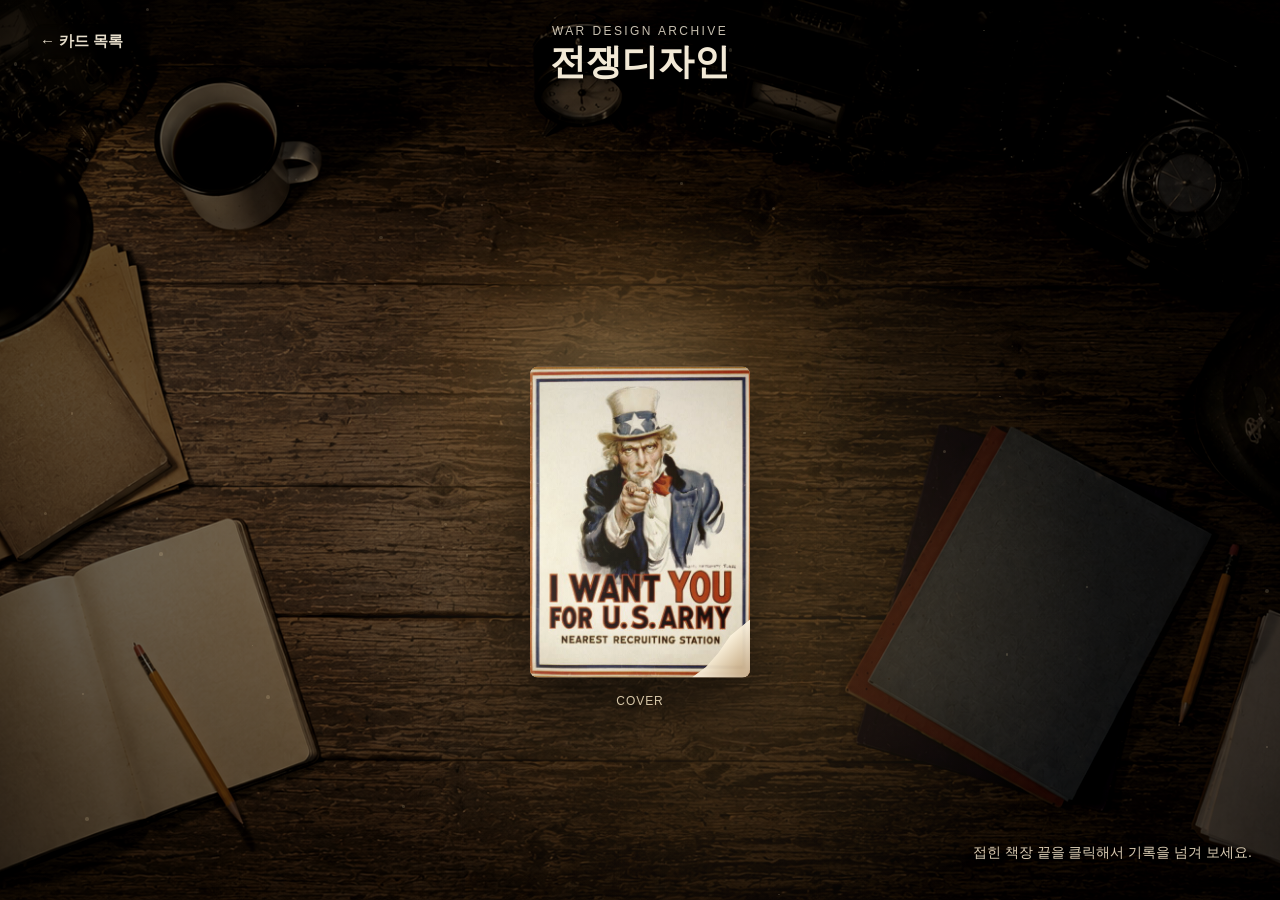
<file: war.html>
<!DOCTYPE html>
<html lang="ko">
<head>
  <meta charset="UTF-8" />
  <meta name="viewport" content="width=device-width, initial-scale=1.0" />
  <title>전쟁디자인</title>

  <style>
    * {
      box-sizing: border-box;
    }

    html,
    body {
      margin: 0;
      padding: 0;
      width: 100%;
      height: 100%;
      overflow: hidden;
      font-family: "Malgun Gothic", "Noto Sans KR", sans-serif;
      background: #090807;
    }

    .war-page {
      position: relative;
      width: 100vw;
      height: 100vh;
      overflow: hidden;
      background: #090807;
    }

    .bunker-bg {
      position: absolute;
      inset: 0;
      width: 100%;
      height: 100%;
      object-fit: cover;
      object-position: center center;
      z-index: 1;
      filter: brightness(0.72) contrast(1.08) saturate(0.82);
      user-select: none;
      pointer-events: none;
    }

    .dark-overlay {
      position: absolute;
      inset: 0;
      z-index: 2;
      background: radial-gradient(
        circle at 56% 64%,
        rgba(255, 205, 122, 0.18),
        rgba(0, 0, 0, 0.28) 42%,
        rgba(0, 0, 0, 0.62) 100%
      );
      pointer-events: none;
    }

    .lamp-light {
      position: absolute;
      left: 48%;
      top: 42%;
      width: 520px;
      height: 360px;
      transform: translate(-50%, -50%);
      z-index: 3;
      pointer-events: none;
      background: radial-gradient(
        ellipse at center,
        rgba(255, 219, 151, 0.28) 0%,
        rgba(255, 179, 82, 0.1) 42%,
        rgba(255, 179, 82, 0) 72%
      );
      filter: blur(12px);
      animation: lampFlicker 4.8s ease-in-out infinite;
    }

    @keyframes lampFlicker {
      0%,
      100% {
        opacity: 0.75;
      }

      45% {
        opacity: 0.58;
      }

      52% {
        opacity: 0.9;
      }

      57% {
        opacity: 0.64;
      }
    }

    .dust-layer {
      position: absolute;
      inset: 0;
      z-index: 4;
      pointer-events: none;
    }

    .dust {
      position: absolute;
      border-radius: 50%;
      background: rgba(255, 231, 185, 0.17);
      filter: blur(0.6px);
      animation: dustFloat linear infinite;
    }

    @keyframes dustFloat {
      0% {
        transform: translate(0, 0);
        opacity: 0;
      }

      12% {
        opacity: 0.9;
      }

      100% {
        transform: translate(26px, -120px);
        opacity: 0;
      }
    }

    .back-button {
      position: absolute;
      top: 24px;
      left: 28px;
      z-index: 40;
      color: rgba(255, 245, 225, 0.9);
      text-decoration: none;
      font-size: 15px;
      font-weight: 700;
      padding: 8px 12px;
      border-radius: 999px;
      background: rgba(0, 0, 0, 0.28);
      backdrop-filter: blur(6px);
      text-shadow: 0 2px 8px rgba(0, 0, 0, 0.8);
    }

    .page-title {
      position: absolute;
      top: 24px;
      left: 50%;
      transform: translateX(-50%);
      z-index: 40;
      text-align: center;
      color: rgba(255, 245, 225, 0.95);
      text-shadow: 0 3px 12px rgba(0, 0, 0, 0.8);
      pointer-events: none;
    }

    .page-title p {
      margin: 0 0 6px;
      font-size: 12px;
      letter-spacing: 0.2em;
      opacity: 0.82;
    }

    .page-title h1 {
      margin: 0;
      font-size: 36px;
      line-height: 1;
    }

    .book-stage {
      position: absolute;
      left: 50%;
      top: 58%;
      width: min(44vw, 440px);
      aspect-ratio: 440 / 311;
      height: auto;
      transform: translate(-50%, -50%);
      perspective: 1600px;
      z-index: 15;
    }

    .book {
      position: relative;
      width: 100%;
      height: 100%;
      filter: drop-shadow(0 28px 28px rgba(0, 0, 0, 0.58));
    }

    .book.closed {
      width: 50%;
      margin-left: 25%;
    }

    .book-spread {
      position: absolute;
      inset: 0;
      display: flex;
      background: #3b2416;
      border-radius: 8px;
      overflow: hidden;
      box-shadow:
        inset 0 0 0 2px rgba(55, 32, 18, 0.65),
        inset 0 0 26px rgba(0, 0, 0, 0.35);
    }

    .page {
      position: relative;
      width: 50%;
      height: 100%;
      background: #e6d7bd;
      overflow: hidden;
    }

    .book.closed .page {
      width: 100%;
    }

    .page.left {
      border-right: 1px solid rgba(60, 38, 24, 0.32);
      box-shadow: inset -18px 0 24px rgba(80, 45, 25, 0.22);
    }

    .page.right {
      box-shadow: inset 18px 0 24px rgba(80, 45, 25, 0.18);
    }

    .book.closed .page.left,
    .book.closed .book-center,
    .book.closed .prev-corner {
      display: none;
    }

    .page img,
    .flip-face img {
      width: 100%;
      height: 100%;
      object-fit: cover;
      display: block;
      filter: sepia(0.18) contrast(0.98);
      user-select: none;
      -webkit-user-drag: none;
      pointer-events: none;
    }

    .blank-page {
      width: 100%;
      height: 100%;
      background: linear-gradient(135deg, #f2e8d7 0%, #dfc9a8 100%);
      position: relative;
      overflow: hidden;
    }

    .blank-page::before {
      content: "";
      position: absolute;
      inset: 0;
      background: repeating-linear-gradient(
        0deg,
        rgba(105, 74, 42, 0.06) 0px,
        rgba(105, 74, 42, 0.06) 1px,
        transparent 1px,
        transparent 18px
      );
      opacity: 0.55;
    }

    .blank-page::after {
      content: "";
      position: absolute;
      inset: 0;
      background:
        radial-gradient(circle at 30% 20%, rgba(255, 255, 255, 0.24), transparent 36%),
        radial-gradient(circle at 78% 72%, rgba(95, 55, 28, 0.1), transparent 42%);
    }

    .page::after,
    .flip-face::after {
      content: "";
      position: absolute;
      inset: 0;
      background: linear-gradient(
        90deg,
        rgba(255, 247, 225, 0.16),
        rgba(68, 38, 20, 0.1)
      );
      pointer-events: none;
    }

    .book-center {
      position: absolute;
      left: 50%;
      top: 0;
      bottom: 0;
      width: 12px;
      transform: translateX(-50%);
      z-index: 8;
      background: linear-gradient(
        90deg,
        rgba(0, 0, 0, 0.3),
        rgba(255, 255, 255, 0.12),
        rgba(0, 0, 0, 0.3)
      );
      pointer-events: none;
    }

    .corner,
    .prev-corner {
      position: absolute;
      bottom: 0;
      width: 58px;
      height: 58px;
      z-index: 30;
      cursor: pointer;
    }

    .corner {
      right: 0;
    }

    .prev-corner {
      left: 0;
    }

    .corner::before,
    .prev-corner::before {
      content: "";
      position: absolute;
      bottom: 0;
      width: 58px;
      height: 58px;
      transition: transform 0.2s ease, filter 0.2s ease;
    }

    .corner::before {
      right: 0;
      background: linear-gradient(
        135deg,
        rgba(255, 255, 255, 0) 0%,
        rgba(255, 255, 255, 0) 46%,
        rgba(252, 243, 221, 0.95) 47%,
        rgba(182, 149, 106, 0.98) 100%
      );
      clip-path: polygon(100% 0, 100% 100%, 0 100%, 24% 82%, 45% 58%, 66% 28%);
      box-shadow:
        -6px -6px 16px rgba(0, 0, 0, 0.26),
        inset -4px -4px 8px rgba(255, 255, 255, 0.28);
    }

    .prev-corner::before {
      left: 0;
      background: linear-gradient(
        225deg,
        rgba(255, 255, 255, 0) 0%,
        rgba(255, 255, 255, 0) 46%,
        rgba(252, 243, 221, 0.92) 47%,
        rgba(182, 149, 106, 0.95) 100%
      );
      clip-path: polygon(0 0, 100% 100%, 0 100%, 0 0, 32% 28%, 55% 58%, 76% 82%);
      box-shadow:
        6px -6px 16px rgba(0, 0, 0, 0.24),
        inset 4px -4px 8px rgba(255, 255, 255, 0.24);
    }

    .corner:hover::before {
      transform: translate(-5px, -5px);
      filter: brightness(1.14);
    }

    .prev-corner:hover::before {
      transform: translate(5px, -5px);
      filter: brightness(1.14);
    }

    .flip-page {
      position: absolute;
      top: 0;
      width: 50%;
      height: 100%;
      z-index: 25;
      transform-style: preserve-3d;
      display: none;
    }

    .book.closed .flip-page {
      width: 100%;
    }

    .flip-page.next {
      right: 0;
      transform-origin: left center;
      animation: turnNext 0.9s cubic-bezier(.45, .05, .2, 1) forwards;
      display: block;
    }

    .flip-page.prev {
      left: 0;
      transform-origin: right center;
      animation: turnPrev 0.9s cubic-bezier(.45, .05, .2, 1) forwards;
      display: block;
    }

    .flip-face {
      position: absolute;
      inset: 0;
      backface-visibility: hidden;
      overflow: hidden;
      background: #e6d7bd;
    }

    .flip-back {
      transform: rotateY(180deg);
    }

    @keyframes turnNext {
      0% {
        transform: rotateY(0deg);
      }

      40% {
        box-shadow: -18px 12px 26px rgba(0, 0, 0, 0.32);
      }

      100% {
        transform: rotateY(-180deg);
      }
    }

    @keyframes turnPrev {
      0% {
        transform: rotateY(0deg);
      }

      40% {
        box-shadow: 18px 12px 26px rgba(0, 0, 0, 0.32);
      }

      100% {
        transform: rotateY(180deg);
      }
    }

    .page-counter {
      position: absolute;
      left: 50%;
      bottom: -30px;
      transform: translateX(-50%);
      color: rgba(255, 238, 203, 0.82);
      font-size: 12px;
      letter-spacing: 0.08em;
      text-shadow: 0 2px 8px rgba(0, 0, 0, 0.75);
      user-select: none;
    }

    .hint {
      position: absolute;
      right: 28px;
      bottom: 24px;
      z-index: 30;
      color: rgba(255, 239, 210, 0.86);
      font-size: 14px;
      text-shadow: 0 2px 8px rgba(0, 0, 0, 0.85);
    }

    /* 모바일 가로 */
    @media (max-width: 950px) and (orientation: landscape) {
      .war-page {
        height: 100dvh;
      }

      .back-button {
        top: 10px;
        left: 12px;
        font-size: 11px;
        padding: 6px 9px;
      }

      .page-title {
        top: 8px;
      }

      .page-title p {
        margin-bottom: 3px;
        font-size: 8px;
      }

      .page-title h1 {
        font-size: 22px;
      }

      .book-stage {
        width: min(42vw, 300px);
        top: 59%;
      }

      .book {
        filter: drop-shadow(0 16px 18px rgba(0, 0, 0, 0.56));
      }

      .corner,
      .prev-corner,
      .corner::before,
      .prev-corner::before {
        width: 38px;
        height: 38px;
      }

      .page-counter {
        bottom: -21px;
        font-size: 9px;
      }

      .hint {
        right: 12px;
        bottom: 8px;
        font-size: 10px;
      }

      .lamp-light {
        width: 300px;
        height: 210px;
      }
    }

    /* 더 낮은 모바일 가로 */
    @media (max-width: 740px) and (orientation: landscape) {
      .page-title h1 {
        font-size: 19px;
      }

      .book-stage {
        width: min(40vw, 240px);
        top: 60%;
      }

      .corner,
      .prev-corner,
      .corner::before,
      .prev-corner::before {
        width: 32px;
        height: 32px;
      }

      .hint {
        display: none;
      }
    }

    /* 모바일 세로 */
    @media (max-width: 900px) and (orientation: portrait) {
      .war-page::after {
        content: "휴대폰을 가로로 돌려서 감상해 주세요.";
        position: absolute;
        inset: 0;
        z-index: 200;
        display: flex;
        align-items: center;
        justify-content: center;
        padding: 24px;
        text-align: center;
        background: #e9e9e9;
        color: rgba(0, 0, 0, 0.74);
        font-size: 18px;
        line-height: 1.7;
      }
    }
  </style>
</head>

<body>
  <main class="war-page">
    <img class="bunker-bg" src="5-1.png" alt="벙커 책상 배경" />
    <div class="dark-overlay"></div>
    <div class="lamp-light"></div>
    <div class="dust-layer" id="dustLayer"></div>

    <a href="index.html" class="back-button">← 카드 목록</a>

    <header class="page-title">
      <p>WAR DESIGN ARCHIVE</p>
      <h1>전쟁디자인</h1>
    </header>

    <section class="book-stage">
      <div class="book closed" id="book">
        <div class="book-spread">
          <div class="page left" id="leftPageBox">
            <div class="blank-page"></div>
          </div>

          <div class="page right">
            <img id="rightPage" src="5-2.jpg" alt="책 표지" />
          </div>

          <div class="book-center"></div>

          <div class="prev-corner" id="prevCorner" title="이전 페이지"></div>
          <div class="corner" id="nextCorner" title="다음 페이지"></div>

          <div class="flip-page" id="flipPage">
            <div class="flip-face flip-front">
              <img id="flipFront" src="5-2.jpg" alt="" />
            </div>
            <div class="flip-face flip-back">
              <div class="blank-page"></div>
            </div>
          </div>
        </div>

        <div class="page-counter" id="pageCounter">COVER</div>
      </div>
    </section>

    <p class="hint">접힌 책장 끝을 클릭해서 기록을 넘겨 보세요.</p>
  </main>

  <script>
    const cover = "5-2.jpg";
    const pages = [
      "5-3.jpg",
      "5-4.jpg",
      "5-5.jpg",
      "5-6.jpg"
    ];

    let pageIndex = -1;
    let isFlipping = false;

    const book = document.getElementById("book");
    const leftPageBox = document.getElementById("leftPageBox");
    const rightPage = document.getElementById("rightPage");
    const nextCorner = document.getElementById("nextCorner");
    const prevCorner = document.getElementById("prevCorner");
    const flipPage = document.getElementById("flipPage");
    const flipFront = document.getElementById("flipFront");
    const pageCounter = document.getElementById("pageCounter");
    const dustLayer = document.getElementById("dustLayer");

    function renderBook() {
      flipPage.className = "flip-page";
      leftPageBox.innerHTML = `<div class="blank-page"></div>`;

      if (pageIndex === -1) {
        book.classList.add("closed");
        rightPage.src = cover;
        pageCounter.textContent = "COVER";
        prevCorner.style.display = "none";
        nextCorner.style.display = "block";
        return;
      }

      book.classList.remove("closed");
      rightPage.src = pages[pageIndex];

      pageCounter.textContent = `${pageIndex + 1} / ${pages.length}`;
      prevCorner.style.display = "block";
      nextCorner.style.display = pageIndex >= pages.length - 1 ? "none" : "block";
    }

    function nextPage() {
      if (isFlipping) return;
      if (pageIndex >= pages.length - 1) return;

      isFlipping = true;
      flipPage.className = "flip-page next";
      flipPage.style.right = "0";
      flipPage.style.left = "";

      flipFront.src = pageIndex === -1 ? cover : pages[pageIndex];

      setTimeout(() => {
        pageIndex += 1;
        renderBook();
        isFlipping = false;
      }, 900);
    }

    function prevPage() {
      if (isFlipping) return;
      if (pageIndex <= -1) return;

      isFlipping = true;
      flipPage.className = "flip-page prev";
      flipPage.style.left = "0";
      flipPage.style.right = "";

      flipFront.src = pages[pageIndex];

      setTimeout(() => {
        pageIndex -= 1;
        renderBook();
        isFlipping = false;
      }, 900);
    }

    nextCorner.addEventListener("click", nextPage);
    prevCorner.addEventListener("click", prevPage);

    document.addEventListener("keydown", (e) => {
      if (e.key === "ArrowRight") nextPage();
      if (e.key === "ArrowLeft") prevPage();
    });

    function createDust() {
      for (let i = 0; i < 42; i++) {
        const dust = document.createElement("span");
        dust.className = "dust";

        const size = Math.random() * 3 + 1;
        dust.style.width = size + "px";
        dust.style.height = size + "px";
        dust.style.left = Math.random() * 100 + "%";
        dust.style.top = Math.random() * 100 + "%";
        dust.style.animationDuration = Math.random() * 12 + 12 + "s";
        dust.style.animationDelay = -Math.random() * 20 + "s";

        dustLayer.appendChild(dust);
      }
    }

    createDust();
    renderBook();
  </script>
</body>
</html>
</file>
<file: style.css>
* {
  box-sizing: border-box;
}

html,
body {
  margin: 0;
  padding: 0;
  font-family: "Malgun Gothic", "Noto Sans KR", sans-serif;
}

body {
  min-height: 100vh;
  background: #e9e9e9;
  overflow-x: hidden;
}

.main-container {
  min-height: 100vh;
  display: flex;
  flex-direction: column;
  justify-content: space-between;
  padding: 48px 24px 60px;
}

.main-header {
  text-align: center;
  color: #111;
  margin-top: 10px;
}

.sub-title {
  margin: 0 0 8px;
  font-size: 14px;
  letter-spacing: 0.15em;
  text-transform: uppercase;
  opacity: 0.7;
}

.main-header h1 {
  margin: 0;
  font-size: 42px;
  font-weight: 700;
}

.description {
  margin-top: 14px;
  font-size: 16px;
  color: #444;
}

/* 카드 영역 */
.card-arc-wrap {
  display: flex;
  justify-content: center;
  align-items: flex-start;
  width: 100%;
}

.card-arc {
  position: relative;
  width: 1200px;
  height: 600px;
  max-width: 1200px;
  margin: 0 auto;
}

/* 프로필 버튼 */
.profile-link {
  position: fixed !important;
  right: 20px !important;
  bottom: 20px !important;
  width: 100px;
  height: 100px;
  z-index: 99999;
  transition: transform 0.25s ease;
}

.profile-link img {
  width: 100%;
  height: 100%;
  object-fit: cover;
  display: block;
  cursor: pointer;
  border-radius: 50%;
  box-shadow: 0 8px 20px rgba(0, 0, 0, 0.18);
}

.profile-link:hover {
  transform: translateY(-8px);
}

/* 카드 공통 */
.era-card {
  position: absolute;
  width: 220px;
  height: 340px;
  border-radius: 10px;
  text-decoration: none;
  color: white;
  padding: 22px 20px;
  display: flex;
  flex-direction: column;
  justify-content: space-between;
  box-shadow: 0 20px 40px rgba(0, 0, 0, 0.18);
  transform-origin: bottom center;
  transition: transform 0.28s ease, box-shadow 0.28s ease, filter 0.28s ease;
}

.era-card:hover {
  transform: translateY(-18px) scale(1.04) !important;
  box-shadow: 0 28px 50px rgba(0, 0, 0, 0.25);
  filter: brightness(1.05);
  z-index: 20 !important;
}

.card-number {
  font-size: 44px;
  font-weight: 300;
  line-height: 1;
}

.card-text h2 {
  margin: 0;
  font-size: 34px;
  font-weight: 700;
  line-height: 1.1;
}

.card-text p {
  margin: 8px 0 0;
  font-size: 16px;
  opacity: 0.9;
}

/* 카드별 색/위치 - PC */
.ancient {
  background: #b78300;
  left: 40px;
  bottom: 70px;
  transform: rotate(-28deg);
  z-index: 1;
}

.medieval {
  background: #a54434;
  left: 220px;
  bottom: 120px;
  transform: rotate(-18deg);
  z-index: 2;
}

.renaissance {
  background: #bf4b38;
  left: 400px;
  bottom: 155px;
  transform: rotate(-8deg);
  z-index: 3;
}

.industrial {
  background: #5347b8;
  left: 580px;
  bottom: 170px;
  transform: rotate(0deg);
  z-index: 4;
}

.war {
  background: #5c8ea7;
  left: 760px;
  bottom: 155px;
  transform: rotate(8deg);
  z-index: 5;
}

.modern {
  background: #6ea14a;
  left: 940px;
  bottom: 120px;
  transform: rotate(18deg);
  z-index: 6;
}

.rotate-notice {
  display: none;
  width: 100%;
  text-align: center;
  margin-top: 18px;
  font-size: 14px;
  color: #555;
  line-height: 1.6;
}

/* 작은 노트북 */
@media (max-width: 1200px) {
  .main-container {
    padding: 40px 20px 50px;
  }

  .card-arc {
    transform: scale(0.9);
    transform-origin: top center;
  }
}

/* 모바일 가로: 메인 페이지 전용 */
@media (max-width: 950px) and (orientation: landscape) {
  html,
  body {
    width: 100%;
    height: 100%;
    overflow: hidden;
  }

  .main-container {
    width: 100vw;
    height: 100vh;
    min-height: 100vh;
    padding: 14px 18px;
    justify-content: flex-start;
    gap: 12px;
    overflow: hidden;
  }

  .main-header {
    margin: 0;
  }

  .sub-title {
    font-size: 9px;
    margin-bottom: 3px;
    letter-spacing: 0.18em;
  }

  .main-header h1 {
    font-size: 22px;
    line-height: 1.1;
  }

  .description {
    margin-top: 5px;
    font-size: 11px;
  }

  .card-arc-wrap {
    flex: 1;
    align-items: center;
    justify-content: center;
    min-height: 0;
  }

  .card-arc {
    position: static;
    width: min(92vw, 760px);
    height: auto;
    max-width: none;
    margin: 0 auto;
    transform: none;
    display: grid;
    grid-template-columns: repeat(3, 1fr);
    gap: 10px;
  }

  .era-card,
  .ancient,
  .medieval,
  .renaissance,
  .industrial,
  .war,
  .modern {
    position: relative;
    left: auto;
    right: auto;
    top: auto;
    bottom: auto;
    width: 100%;
    height: 118px;
    transform: none;
    z-index: auto;
    border-radius: 14px;
    padding: 13px 14px;
    box-shadow: 0 10px 22px rgba(0, 0, 0, 0.16);
  }

  .era-card:hover {
    transform: translateY(-4px) scale(1.02) !important;
  }

  .card-number {
    font-size: 27px;
  }

  .card-text h2 {
    font-size: 22px;
    line-height: 1.05;
  }

  .card-text p {
    margin-top: 3px;
    font-size: 11px;
  }

  .profile-link {
    width: 54px;
    height: 54px;
    right: 12px !important;
    bottom: 10px !important;
  }

  .rotate-notice {
    display: none;
  }
}

/* 더 낮은 모바일 가로 화면 */
@media (max-width: 760px) and (orientation: landscape) {
  .main-container {
    padding: 10px 14px;
    gap: 8px;
  }

  .main-header h1 {
    font-size: 19px;
  }

  .description {
    font-size: 10px;
  }

  .card-arc {
    width: 90vw;
    gap: 8px;
  }

  .era-card,
  .ancient,
  .medieval,
  .renaissance,
  .industrial,
  .war,
  .modern {
    height: 100px;
    padding: 11px 12px;
  }

  .card-number {
    font-size: 23px;
  }

  .card-text h2 {
    font-size: 18px;
  }

  .card-text p {
    font-size: 10px;
  }
}

/* 모바일 세로 */
@media (max-width: 900px) and (orientation: portrait) {
  .main-container {
    min-height: 100vh;
    justify-content: flex-start;
    padding: 24px 14px;
  }

  .main-header {
    margin-top: 20px;
  }

  .main-header h1 {
    font-size: 24px;
  }

  .description {
    font-size: 13px;
  }

  .rotate-notice {
    display: block;
  }

  .card-arc {
    transform: scale(0.36);
    transform-origin: top center;
    opacity: 0.55;
    pointer-events: none;
  }
}
</file>
